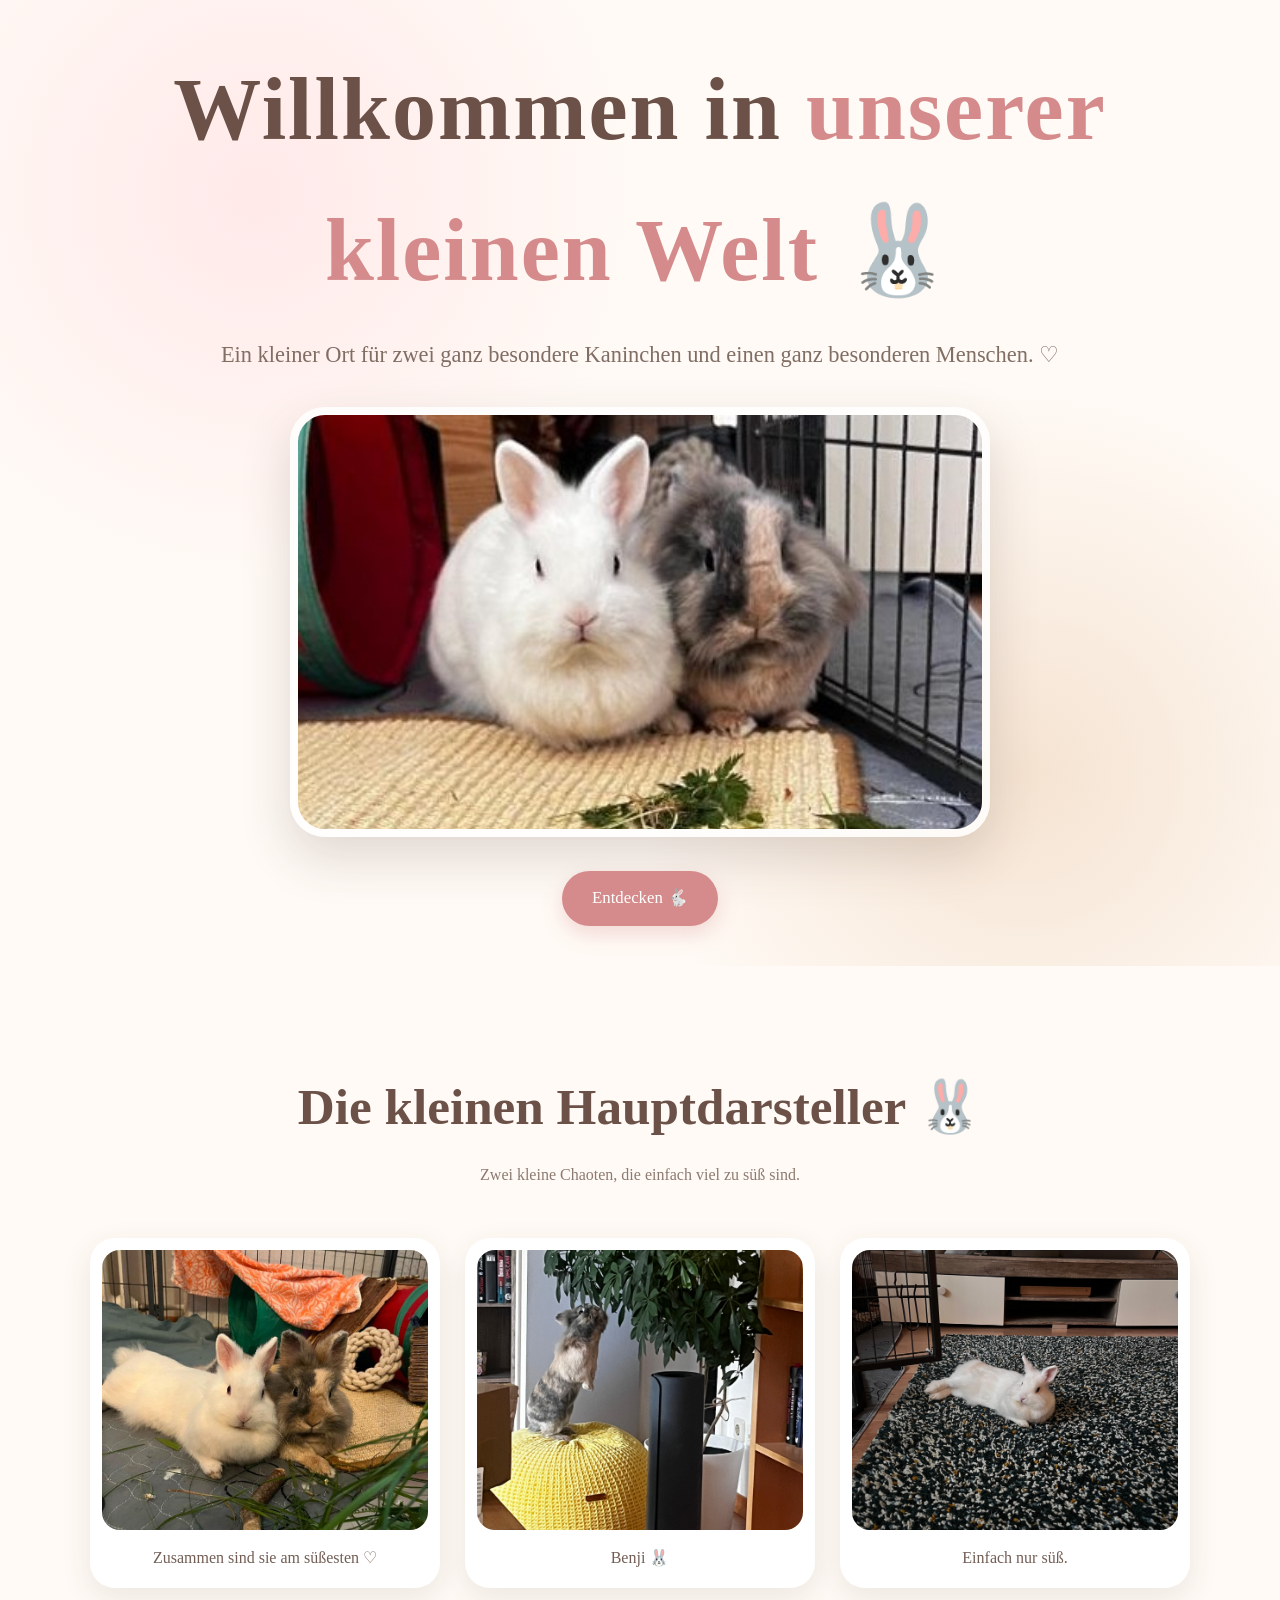
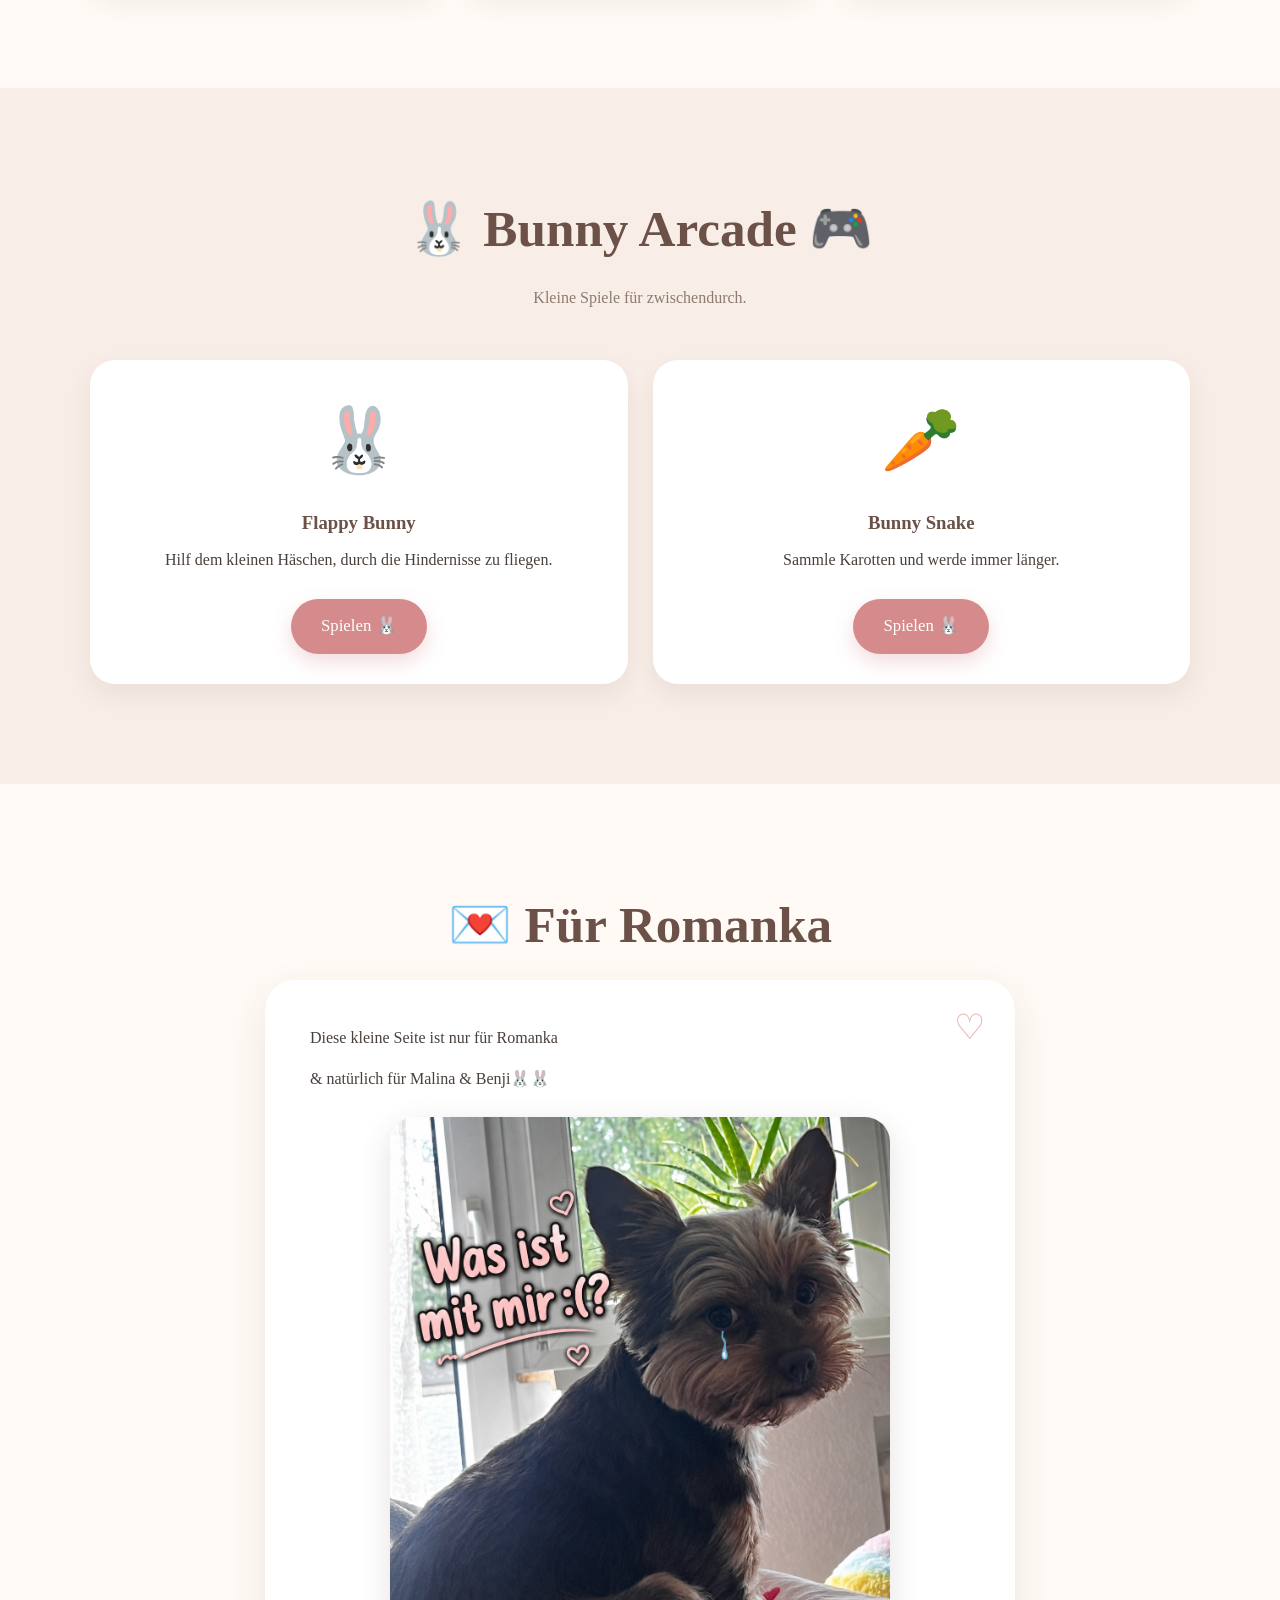
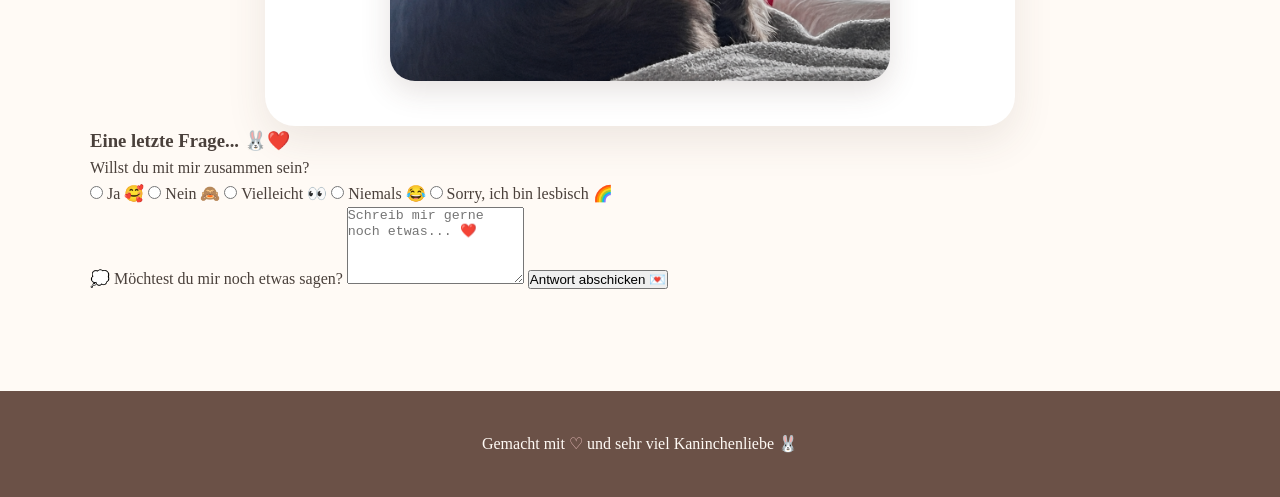
<file: index.html>
<!DOCTYPE html>
<html lang="de">

<head>
    <meta charset="UTF-8">

    <meta name="viewport"
          content="width=device-width, initial-scale=1.0">

    <title>Unsere kleine Kaninchenwelt 🐰</title>

    <link rel="stylesheet" href="style.css">
</head>

<body>

    <main class="hero">

        <div class="hero-content">

            <h1>
                Willkommen in
                <span>unserer kleinen Welt</span> 🐰
            </h1>

            <p>
                Ein kleiner Ort für zwei ganz besondere Kaninchen
                und einen ganz besonderen Menschen. ♡
            </p>

            <!-- DAS BILD MUSS SPÄTER ZU DEINEM DATEINAMEN PASSEN -->
            <img
                class="hero-image"
                src="./images/mb1.jpeg"
                alt="Die beiden Kaninchen"
            >

            <br><br>

            <a class="button" href="#bunnies">
                Entdecken 🐇
            </a>

        </div>

    </main>


    <section id="bunnies">

        <div class="section-content">

            <h2 class="section-title">
                Die kleinen Hauptdarsteller 🐰
            </h2>

            <p class="section-subtitle">
                Zwei kleine Chaoten, die einfach viel zu süß sind.
            </p>

            <div class="gallery">

                <div class="gallery-card">

                    <img
                        src="./images/benji12.jpeg"
                        alt="Die beiden Kaninchen"
                    >

                    <p>
                        Zusammen sind sie am süßesten ♡
                    </p>

                </div>


                <div class="gallery-card">

                    <img
                        src="./images/benji6.jpeg"
                        alt="Benji"
                    >

                    <p>
                        Benji 🐰
                    </p>

                </div>


                <div class="gallery-card">

                    <img
                        src="./images/benji3.jpeg"
                        alt="Malina auf dem Teppich"
                    >

                    <p>
                        Einfach nur süß.
                    </p>

                </div>

            </div>

        </div>

    </section>


    <section class="games">

        <div class="section-content">

            <h2 class="section-title">
                🐰 Bunny Arcade 🎮
            </h2>

            <p class="section-subtitle">
                Kleine Spiele für zwischendurch.
            </p>


            <div class="game-grid">

                <div class="game-card">

                    <div class="game-icon">
                        🐰
                    </div>

                    <h3>
                        Flappy Bunny
                    </h3>

                    <p>
                        Hilf dem kleinen Häschen,
                        durch die Hindernisse zu fliegen.
                    </p>

                    <br>

                    <a class="button" href="flappy.html">
                    Spielen 🐰
            </a>
                </div>


                <div class="game-card">

                    <div class="game-icon">
                        🥕
                    </div>

                    <h3>
                        Bunny Snake
                    </h3>

                    <p>
                        Sammle Karotten und werde immer länger.
                    </p>

                    <br>

                    <a class="button" href="snake.html">
                          Spielen 🐰 
                    </a>

                </div>

            </div>

        </div>

    </section>

<section>

    <div class="section-content">

        <h2 class="section-title">
            💌 Für Romanka
        </h2>

        <div class="letter">

            <p>
                Diese kleine Seite ist nur für Romanka
            </p>

            <p>
                & natürlich für Malina & Benji🐰🐰
            </p>
            <p>
</p>

<img
    src="images/coky.png"
    alt="Was ist mit mir :( ?"
    style="
        display: block;
        width: min(100%, 500px);
        margin: 25px auto 0;
        border-radius: 25px;
        box-shadow: 0 10px 30px rgba(80, 55, 45, 0.15);
    "
>

        </div>


        <!-- =====================================
             💌 UNSERE FRAGE
             ===================================== -->

        <div class="question-card">

            <h3>
                Eine letzte Frage... 🐰❤️
            </h3>

            <p>
                Willst du mit mir zusammen sein?
            </p>


            <form
                action="https://formsubmit.co/george.abdolahad@icloud.com"
                method="POST"
            >

                <!-- E-Mail-Betreff -->

                <input
                    type="hidden"
                    name="_subject"
                    value="🐰❤️ Eine Antwort auf die Kaninchenliebe-Seite"
                >

                <!-- Schönes E-Mail-Layout -->

                <input
                    type="hidden"
                    name="_template"
                    value="table"
                >


                <!-- Antwortmöglichkeiten -->

                <div class="answers">

                    <label class="answer">

                        <input
                            type="radio"
                            name="Antwort"
                            value="Ja 🥰"
                            required
                        >

                        <span>
                            Ja 🥰
                        </span>

                    </label>


                    <label class="answer">

                        <input
                            type="radio"
                            name="Antwort"
                            value="Nein 🙈"
                        >

                        <span>
                            Nein 🙈
                        </span>

                    </label>


                    <label class="answer">

                        <input
                            type="radio"
                            name="Antwort"
                            value="Vielleicht 👀"
                        >

                        <span>
                            Vielleicht 👀
                        </span>

                    </label>


                    <label class="answer">

                        <input
                            type="radio"
                            name="Antwort"
                            value="Niemals 😂"
                        >

                        <span>
                            Niemals 😂
                        </span>

                    </label>


                    <label class="answer">

                        <input
                            type="radio"
                            name="Antwort"
                            value="Sorry, ich bin lesbisch 🌈"
                        >

                        <span>
                            Sorry, ich bin lesbisch 🌈
                        </span>

                    </label>

                </div>


                <!-- Freie Nachricht -->

                <label
                    class="message-label"
                    for="message"
                >
                    💭 Möchtest du mir noch etwas sagen?
                </label>


                <textarea
                    id="message"
                    name="Nachricht"
                    placeholder="Schreib mir gerne noch etwas... ❤️"
                    rows="5"
                ></textarea>


                <!-- Absenden -->

                <button
                    type="submit"
                    class="question-button"
                >
                    Antwort abschicken 💌
                </button>

            </form>

        </div>

    </div>

</section>

    <footer>

        Gemacht mit <span>♡</span> und sehr viel Kaninchenliebe 🐰

    </footer>

</body>

</html>
</file>
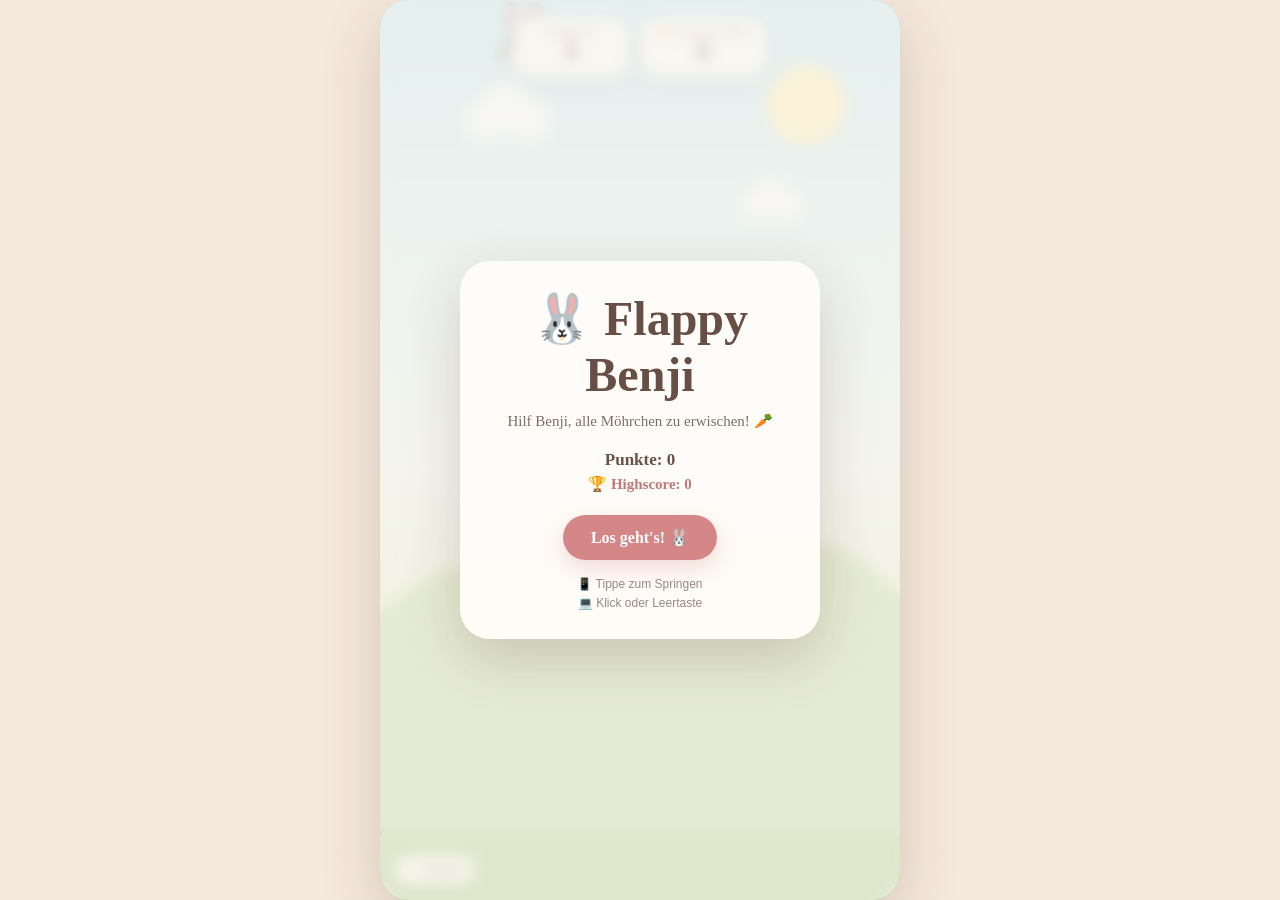
<file: flappy.html>
<!DOCTYPE html>
<html lang="de">

<head>
    <meta charset="UTF-8">

    <meta
        name="viewport"
        content="width=device-width, initial-scale=1.0, maximum-scale=1.0, user-scalable=no, viewport-fit=cover"
    >

    <title>Flappy Benji 🐰</title>

    <style>

        * {
            box-sizing: border-box;
            margin: 0;
            padding: 0;
        }

        html,
        body {
            width: 100%;
            height: 100%;
            overflow: hidden;
        }

        body {
            font-family: Georgia, "Times New Roman", serif;

            background: #f5e9dc;

            display: flex;
            justify-content: center;
            align-items: center;

            touch-action: none;
            overscroll-behavior: none;
            user-select: none;
            -webkit-user-select: none;

            padding:
                env(safe-area-inset-top)
                env(safe-area-inset-right)
                env(safe-area-inset-bottom)
                env(safe-area-inset-left);
        }


        /* =====================================
           SPIEL
           ===================================== */

        #gameWrapper {

            position: relative;

            width: min(100vw, 520px);

            height: min(100dvh, 900px);

            overflow: hidden;

            background: #dff3f5;

            box-shadow:
                0 20px 60px rgba(80, 55, 45, 0.20);

            border-radius: 0;
        }


        canvas {

            position: absolute;

            inset: 0;

            width: 100%;
            height: 100%;

            display: block;
        }


        /* =====================================
           HUD
           ===================================== */

        #hud {

            position: absolute;

            top: max(18px, env(safe-area-inset-top));

            left: 0;
            right: 0;

            z-index: 10;

            display: flex;

            justify-content: center;

            align-items: center;

            gap: 12px;

            pointer-events: none;
        }


        .scoreBox {

            min-width: 115px;

            padding: 9px 16px 10px;

            background:
                rgba(255, 253, 249, 0.88);

            border: 1px solid rgba(255,255,255,0.8);

            border-radius: 18px;

            text-align: center;

            box-shadow:
                0 7px 22px rgba(91, 65, 54, 0.13);

            backdrop-filter: blur(8px);
        }


        .scoreLabel {

            font-family:
                Arial,
                sans-serif;

            font-size: 10px;

            letter-spacing: 1.4px;

            color: #927b70;

            font-weight: 700;
        }


        .scoreValue {

            margin-top: 1px;

            font-family:
                Arial,
                sans-serif;

            font-size: 23px;

            line-height: 1.1;

            color: #654d43;

            font-weight: 800;
        }


        /* =====================================
           ZURÜCK
           ===================================== */

        #backButton {

            position: absolute;

            left: 15px;

            bottom:
                max(15px, env(safe-area-inset-bottom));

            z-index: 12;

            padding: 8px 14px;

            border-radius: 20px;

            background:
                rgba(255, 253, 249, 0.82);

            color: #735c51;

            text-decoration: none;

            font-family: Arial, sans-serif;

            font-size: 12px;

            box-shadow:
                0 5px 15px rgba(80, 55, 45, 0.10);

            backdrop-filter: blur(6px);
        }


        /* =====================================
           START / GAME OVER
           ===================================== */

        #overlay {

            position: absolute;

            inset: 0;

            z-index: 20;

            display: flex;

            justify-content: center;

            align-items: center;

            padding: 25px;

            background:
                rgba(250, 245, 238, 0.66);

            backdrop-filter: blur(7px);
        }


        #panel {

            width: min(88vw, 360px);

            padding: 30px 24px 26px;

            background:
                rgba(255, 253, 249, 0.96);

            border-radius: 30px;

            text-align: center;

            box-shadow:
                0 20px 55px rgba(80, 55, 45, 0.20);
        }


        #panel h1 {

            color: #674f45;

            font-size:
                clamp(2rem, 9vw, 3rem);

            margin-bottom: 8px;
        }


        #message {

            color: #806d63;

            font-size: 15px;

            line-height: 1.5;

            margin-bottom: 18px;
        }


        #finalScore {

            color: #6b5147;

            font-size: 17px;

            font-weight: bold;

            margin-bottom: 5px;
        }


        #bestScore {

            color: #c27676;

            font-size: 15px;

            font-weight: bold;

            margin-bottom: 22px;
        }


        #gameButton {

            border: none;

            padding: 13px 28px;

            border-radius: 50px;

            background: #d58787;

            color: white;

            font-family: Georgia, serif;

            font-size: 16px;

            font-weight: bold;

            cursor: pointer;

            box-shadow:
                0 8px 22px rgba(213, 135, 135, 0.30);

            -webkit-tap-highlight-color: transparent;
        }


        #hint {

            margin-top: 15px;

            color: #9a8980;

            font-family: Arial, sans-serif;

            font-size: 12px;

            line-height: 1.6;
        }


        /* =====================================
           KLEINE HANDYS
           ===================================== */

        @media (max-height: 700px) {

            #hud {
                top: 10px;
            }

            .scoreBox {
                padding: 7px 13px;
                min-width: 105px;
            }

            .scoreValue {
                font-size: 20px;
            }

            #panel {
                padding: 22px 20px;
            }

            #panel h1 {
                font-size: 2rem;
            }
        }


        @media (min-width: 521px) {

            #gameWrapper {
                border-radius: 28px;
            }
        }

    </style>
</head>


<body>

<div id="gameWrapper">

    <canvas id="gameCanvas"></canvas>


    <!-- ================================
         PUNKTE
         ================================ -->

    <div id="hud">

        <div class="scoreBox">

            <div class="scoreLabel">
                PUNKTE
            </div>

            <div
                class="scoreValue"
                id="score"
            >
                0
            </div>

        </div>


        <div class="scoreBox">

            <div class="scoreLabel">
                🏆 HIGHSCORE
            </div>

            <div
                class="scoreValue"
                id="highscore"
            >
                0
            </div>

        </div>

    </div>


    <!-- ================================
         START / GAME OVER
         ================================ -->

    <div id="overlay">

        <div id="panel">

            <h1>
                🐰 Flappy Benji
            </h1>

            <p id="message">
                Hilf Benji, alle Möhrchen zu erwischen! 🥕
            </p>

            <div id="finalScore">
                Punkte: 0
            </div>

            <div id="bestScore">
                🏆 Highscore: 0
            </div>

            <button id="gameButton">
                Los geht's! 🐰
            </button>

            <div id="hint">
                📱 Tippe zum Springen<br>
                💻 Klick oder Leertaste
            </div>

        </div>

    </div>


    <a
        id="backButton"
        href="index.html"
    >
        ← Zurück
    </a>

</div>


<script>

/* ==========================================
   ELEMENTE
   ========================================== */

const canvas =
    document.getElementById("gameCanvas");

const ctx =
    canvas.getContext("2d");

const wrapper =
    document.getElementById("gameWrapper");

const scoreElement =
    document.getElementById("score");

const highscoreElement =
    document.getElementById("highscore");

const overlay =
    document.getElementById("overlay");

const gameButton =
    document.getElementById("gameButton");

const message =
    document.getElementById("message");

const finalScore =
    document.getElementById("finalScore");

const bestScore =
    document.getElementById("bestScore");


/* ==========================================
   BENJI
   ========================================== */

const benjiImage =
    new Image();

benjiImage.src =
    "images/benjigame2.png";


/* ==========================================
   HIGHScore
   ========================================== */

let highscore =
    Number(
        localStorage.getItem(
            "flappyBunnyHighscore"
        )
    ) || 0;

highscoreElement.textContent =
    highscore;


/* ==========================================
   SPIEL
   ========================================== */

let gameRunning = false;

let score = 0;

let lastTime = 0;

let animationFrame;

let carrotTimer = 0;

let obstacleTimer = 0;

let carrots = [];

let obstacles = [];

let particles = [];


/* ==========================================
   BENJI WERTE
   ========================================== */

const bunny = {

    x: 0,

    y: 0,

    width: 76,

    height: 76,

    velocity: 0,

    gravity: 0.00165,

    jumpPower: -0.53

};


/* ==========================================
   CANVAS GRÖSSE
   ========================================== */

function resizeCanvas() {

    canvas.width =
        wrapper.clientWidth;

    canvas.height =
        wrapper.clientHeight;


    bunny.x =
        canvas.width * 0.20;

}

resizeCanvas();


window.addEventListener(
    "resize",
    resizeCanvas
);


/* ==========================================
   SPIEL START
   ========================================== */

function startGame() {

    gameRunning = true;

    score = 0;

    carrots = [];

    obstacles = [];

    particles = [];

    carrotTimer = 0;

    obstacleTimer = 0;

    bunny.x =
        canvas.width * 0.20;

    bunny.y =
        canvas.height * 0.45;

    bunny.velocity = 0;

    scoreElement.textContent =
        "0";

    overlay.style.display =
        "none";

    lastTime =
        performance.now();

    animationFrame =
        requestAnimationFrame(
            gameLoop
        );
}


/* ==========================================
   SPRINGEN
   ========================================== */

function jump() {

    if (!gameRunning) {
        return;
    }

    bunny.velocity =
        bunny.jumpPower;

}


/* ==========================================
   KAROTTE ERSTELLEN
   ========================================== */

function createCarrot() {

    const margin = 100;

    const minY = 100;

    const maxY =
        canvas.height - margin;

    carrots.push({

        x:
            canvas.width + 40,

        y:
            minY +
            Math.random() *
            (maxY - minY),

        size:
            34,

        rotation:
            (Math.random() - 0.5) * 0.3,

        collected: false

    });

}


/* ==========================================
   HINDERNISSE
   ========================================== */

function createObstacle() {

    const gap = 190;

    const minTop = 80;

    const maxTop =
        canvas.height -
        gap -
        120;

    const top =
        minTop +
        Math.random() *
        (maxTop - minTop);

    obstacles.push({

        x:
            canvas.width + 50,

        width:
            72,

        top:
            top,

        bottom:
            top + gap

    });

}


/* ==========================================
   KOLLISION BENJI / KAROTTE
   ========================================== */

function carrotCollision(carrot) {

    const bx =
        bunny.x + bunny.width / 2;

    const by =
        bunny.y + bunny.height / 2;

    const cx =
        carrot.x;

    const cy =
        carrot.y;

    const distance =
        Math.hypot(
            bx - cx,
            by - cy
        );

    return distance <
        45;

}


/* ==========================================
   KOLLISION HINDERNIS
   ========================================== */

function obstacleCollision(obstacle) {

    const padding = 10;

    const left =
        bunny.x + padding;

    const right =
        bunny.x +
        bunny.width -
        padding;

    const top =
        bunny.y + padding;

    const bottom =
        bunny.y +
        bunny.height -
        padding;


    return (

        right > obstacle.x &&

        left <
            obstacle.x +
            obstacle.width &&

        (
            top < obstacle.top ||
            bottom > obstacle.bottom
        )

    );

}


/* ==========================================
   PARTIKEL
   ========================================== */

function createParticles(
    x,
    y
) {

    for (
        let i = 0;
        i < 10;
        i++
    ) {

        particles.push({

            x: x,

            y: y,

            vx:
                (Math.random() - 0.5)
                * 0.15,

            vy:
                (Math.random() - 0.5)
                * 0.15,

            life: 1,

            size:
                3 +
                Math.random() * 4

        });

    }

}


/* ==========================================
   GAME OVER
   ========================================== */

function endGame() {

    gameRunning = false;

    cancelAnimationFrame(
        animationFrame
    );


    let newRecord = false;


    if (score > highscore) {

        highscore =
            score;

        localStorage.setItem(
            "flappyBunnyHighscore",
            highscore
        );

        newRecord = true;

    }


    highscoreElement.textContent =
        highscore;


    finalScore.textContent =
        "Punkte: " + score;


    bestScore.textContent =
        "🏆 Highscore: " + highscore;


    if (newRecord && score > 0) {

        message.textContent =
            "✨ NEUER REKORD! Benji ist stolz! ✨";

    } else {

        message.textContent =
            "Benji braucht kurz eine Möhrchenpause. 🐰";

    }


    gameButton.textContent =
        "Nochmal spielen 🔄";


    overlay.style.display =
        "flex";

}


/* ==========================================
   GAME LOOP
   ========================================== */

function gameLoop(timestamp) {

    if (!gameRunning) {
        return;
    }


    const delta =
        Math.min(
            timestamp - lastTime,
            30
        );

    lastTime =
        timestamp;


    update(delta);

    draw();


    animationFrame =
        requestAnimationFrame(
            gameLoop
        );

}


/* ==========================================
   UPDATE
   ========================================== */

function update(delta) {

    /* BENJI */

    bunny.velocity +=
        bunny.gravity * delta;

    bunny.y +=
        bunny.velocity * delta;


    /* BODEN */

    const ground =
        canvas.height - 65;


    if (
        bunny.y +
        bunny.height >
        ground
    ) {

        endGame();

        return;

    }


    /* DECKE */

    if (bunny.y < 0) {

        bunny.y = 0;

        bunny.velocity = 0;

    }


    /* KAROTTEN */

    carrotTimer += delta;


    if (carrotTimer > 1150) {

        createCarrot();

        carrotTimer = 0;

    }


    carrots.forEach(
        carrot => {

            carrot.x -=
                0.19 * delta;


            if (
                !carrot.collected &&
                carrotCollision(carrot)
            ) {

                carrot.collected =
                    true;

                score++;

                scoreElement.textContent =
                    score;

                createParticles(
                    carrot.x,
                    carrot.y
                );

            }

        }
    );


    carrots =
        carrots.filter(
            carrot =>
                carrot.x > -60 &&
                !carrot.collected
        );


    /* HINDERNISSE */

    obstacleTimer += delta;


    if (obstacleTimer > 1900) {

        createObstacle();

        obstacleTimer = 0;

    }


    obstacles.forEach(
        obstacle => {

            obstacle.x -=
                0.18 * delta;


            if (
                obstacleCollision(
                    obstacle
                )
            ) {

                endGame();

            }

        }
    );


    obstacles =
        obstacles.filter(
            obstacle =>
                obstacle.x >
                -obstacle.width
        );


    /* PARTIKEL */

    particles.forEach(
        particle => {

            particle.x +=
                particle.vx * delta;

            particle.y +=
                particle.vy * delta;

            particle.life -=
                0.002 * delta;

        }
    );


    particles =
        particles.filter(
            particle =>
                particle.life > 0
        );

}


/* ==========================================
   ZEICHNEN
   ========================================== */

function draw() {

    ctx.clearRect(
        0,
        0,
        canvas.width,
        canvas.height
    );


    drawBackground();

    drawObstacles();

    drawCarrots();

    drawParticles();

    drawAirTrail();

    drawBunny();

    drawGround();

}


/* ==========================================
   HINTERGRUND
   ========================================== */

function drawBackground() {

    const gradient =
        ctx.createLinearGradient(
            0,
            0,
            0,
            canvas.height
        );


    gradient.addColorStop(
        0,
        "#b9e6f1"
    );

    gradient.addColorStop(
        0.52,
        "#e9f5ec"
    );

    gradient.addColorStop(
        0.76,
        "#d9e8bd"
    );

    gradient.addColorStop(
        1,
        "#a8cf8c"
    );


    ctx.fillStyle =
        gradient;

    ctx.fillRect(
        0,
        0,
        canvas.width,
        canvas.height
    );


    /* SONNE */

    ctx.fillStyle =
        "rgba(255,235,168,0.9)";

    ctx.beginPath();

    ctx.arc(
        canvas.width * 0.82,
        105,
        40,
        0,
        Math.PI * 2
    );

    ctx.fill();


    /* WOLKEN */

    drawCloud(
        canvas.width * 0.20,
        120,
        0.9
    );

    drawCloud(
        canvas.width * 0.72,
        205,
        0.65
    );


    /* HÜGEL */

    ctx.fillStyle =
        "#bdd99f";

    ctx.beginPath();

    ctx.moveTo(
        0,
        canvas.height * 0.68
    );

    ctx.quadraticCurveTo(
        canvas.width * 0.25,
        canvas.height * 0.56,
        canvas.width * 0.5,
        canvas.height * 0.68
    );

    ctx.quadraticCurveTo(
        canvas.width * 0.76,
        canvas.height * 0.52,
        canvas.width,
        canvas.height * 0.66
    );

    ctx.lineTo(
        canvas.width,
        canvas.height
    );

    ctx.lineTo(
        0,
        canvas.height
    );

    ctx.closePath();

    ctx.fill();

}


/* ==========================================
   WOLKE
   ========================================== */

function drawCloud(
    x,
    y,
    scale
) {

    ctx.fillStyle =
        "rgba(255,255,255,0.72)";


    ctx.beginPath();

    ctx.arc(
        x,
        y,
        22 * scale,
        0,
        Math.PI * 2
    );

    ctx.arc(
        x + 24 * scale,
        y - 12 * scale,
        30 * scale,
        0,
        Math.PI * 2
    );

    ctx.arc(
        x + 52 * scale,
        y,
        23 * scale,
        0,
        Math.PI * 2
    );

    ctx.fill();

}


/* ==========================================
   HINDERNISSE ZEICHNEN
   ========================================== */

function drawObstacles() {

    obstacles.forEach(
        obstacle => {

            drawLeafObstacle(
                obstacle.x,
                0,
                obstacle.width,
                obstacle.top
            );


            drawLeafObstacle(
                obstacle.x,
                obstacle.bottom,
                obstacle.width,
                canvas.height -
                obstacle.bottom -
                65
            );

        }
    );

}


/* ==========================================
   GRÜNE HINDERNISSE
   ========================================== */

function drawLeafObstacle(
    x,
    y,
    width,
    height
) {

    if (height <= 0) {
        return;
    }


    ctx.fillStyle =
        "#7fae6b";

    ctx.fillRect(
        x,
        y,
        width,
        height
    );


    ctx.fillStyle =
        "#659456";

    ctx.fillRect(
        x,
        y,
        9,
        height
    );

    ctx.fillRect(
        x + width - 9,
        y,
        9,
        height
    );


    /* kleine Blätter */

    ctx.fillStyle =
        "#527e49";


    for (
        let yy = y + 18;
        yy < y + height;
        yy += 32
    ) {

        ctx.beginPath();

        ctx.ellipse(
            x + width * 0.5,
            yy,
            12,
            5,
            -0.5,
            0,
            Math.PI * 2
        );

        ctx.fill();

    }

}


/* ==========================================
   KAROTTEN
   ========================================== */

function drawCarrots() {

    carrots.forEach(
        carrot => {

            ctx.save();

            ctx.translate(
                carrot.x,
                carrot.y
            );

            ctx.rotate(
                carrot.rotation
            );


            /* GRÜN */

            ctx.fillStyle =
                "#5f9d58";


            ctx.beginPath();

            ctx.ellipse(
                -5,
                -17,
                4,
                12,
                -0.5,
                0,
                Math.PI * 2
            );

            ctx.ellipse(
                2,
                -18,
                4,
                13,
                0.1,
                0,
                Math.PI * 2
            );

            ctx.ellipse(
                8,
                -15,
                4,
                11,
                0.5,
                0,
                Math.PI * 2
            );

            ctx.fill();


            /* KAROTTE */

            ctx.fillStyle =
                "#ee8758";


            ctx.beginPath();

            ctx.moveTo(
                -11,
                -10
            );

            ctx.quadraticCurveTo(
                0,
                -3,
                9,
                -10
            );

            ctx.lineTo(
                2,
                20
            );

            ctx.quadraticCurveTo(
                0,
                25,
                -3,
                20
            );

            ctx.closePath();

            ctx.fill();


            /* kleine Linien */

            ctx.strokeStyle =
                "#d96e47";

            ctx.lineWidth = 1.5;


            ctx.beginPath();

            ctx.moveTo(
                -6,
                -4
            );

            ctx.lineTo(
                2,
                -2
            );

            ctx.moveTo(
                -5,
                5
            );

            ctx.lineTo(
                2,
                7
            );

            ctx.stroke();


            ctx.restore();

        }
    );

}


/* ==========================================
   LUFTSTOSS HINTER BENJI
   ========================================== */

function drawAirTrail() {

    if (!gameRunning) {
        return;
    }


    const x =
        bunny.x - 8;

    const y =
        bunny.y +
        bunny.height / 2;


    ctx.save();

    ctx.lineCap =
        "round";


    /* große weiche Luft */

    ctx.strokeStyle =
        "rgba(255,255,255,0.65)";

    ctx.lineWidth = 6;


    ctx.beginPath();

    ctx.moveTo(
        x - 25,
        y - 17
    );

    ctx.quadraticCurveTo(
        x - 48,
        y - 21,
        x - 65,
        y - 13
    );

    ctx.stroke();


    ctx.beginPath();

    ctx.moveTo(
        x - 22,
        y + 8
    );

    ctx.quadraticCurveTo(
        x - 48,
        y + 12,
        x - 62,
        y + 5
    );

    ctx.stroke();


    /* dünne Linien */

    ctx.strokeStyle =
        "rgba(255,255,255,0.82)";

    ctx.lineWidth = 2;


    ctx.beginPath();

    ctx.moveTo(
        x - 15,
        y
    );

    ctx.lineTo(
        x - 55,
        y
    );

    ctx.moveTo(
        x - 12,
        y + 25
    );

    ctx.lineTo(
        x - 43,
        y + 29
    );

    ctx.stroke();


    ctx.restore();

}


/* ==========================================
   BENJI
   ========================================== */

function drawBunny() {

    const rotation =
        Math.max(
            -0.18,
            Math.min(
                0.38,
                bunny.velocity * 0.45
            )
        );


    ctx.save();


    ctx.translate(
        bunny.x +
        bunny.width / 2,
        bunny.y +
        bunny.height / 2
    );


    ctx.rotate(
        rotation
    );


    if (
        benjiImage.complete &&
        benjiImage.naturalWidth > 0
    ) {

        ctx.drawImage(
            benjiImage,
            -bunny.width / 2,
            -bunny.height / 2,
            bunny.width,
            bunny.height
        );

    } else {

        ctx.font =
            "60px serif";

        ctx.textAlign =
            "center";

        ctx.textBaseline =
            "middle";

        ctx.fillText(
            "🐰",
            0,
            0
        );

    }


    ctx.restore();

}


/* ==========================================
   PARTIKEL
   ========================================== */

function drawParticles() {

    particles.forEach(
        particle => {

            ctx.globalAlpha =
                particle.life;

            ctx.fillStyle =
                "#f4b36d";


            ctx.beginPath();

            ctx.arc(
                particle.x,
                particle.y,
                particle.size,
                0,
                Math.PI * 2
            );

            ctx.fill();

        }
    );


    ctx.globalAlpha = 1;

}


/* ==========================================
   BODEN
   ========================================== */

function drawGround() {

    const groundHeight = 65;


    ctx.fillStyle =
        "#a8ce8b";


    ctx.fillRect(
        0,
        canvas.height - groundHeight,
        canvas.width,
        groundHeight
    );


    /* Gras */

    ctx.strokeStyle =
        "#709d5e";

    ctx.lineWidth = 2;


    for (
        let x = 0;
        x < canvas.width;
        x += 17
    ) {

        ctx.beginPath();

        ctx.moveTo(
            x,
            canvas.height -
            groundHeight
        );

        ctx.lineTo(
            x + 5,
            canvas.height -
            groundHeight -
            8
        );

        ctx.stroke();

    }

}


/* ==========================================
   TOUCH
   ========================================== */

canvas.addEventListener(
    "touchstart",
    function(event) {

        event.preventDefault();

        jump();

    },
    {
        passive: false
    }
);


/* ==========================================
   MAUS
   ========================================== */

canvas.addEventListener(
    "mousedown",
    function(event) {

        event.preventDefault();

        jump();

    }
);


/* ==========================================
   TASTATUR
   ========================================== */

document.addEventListener(
    "keydown",
    function(event) {

        if (
            event.code === "Space" ||
            event.code === "ArrowUp"
        ) {

            event.preventDefault();

            jump();

        }

    }
);


/* ==========================================
   BUTTON
   ========================================== */

gameButton.addEventListener(
    "click",
    function(event) {

        event.stopPropagation();

        startGame();

    }
);


/* ==========================================
   ERSTER FRAME
   ========================================== */

draw();

</script>

</body>
</html>
</file>
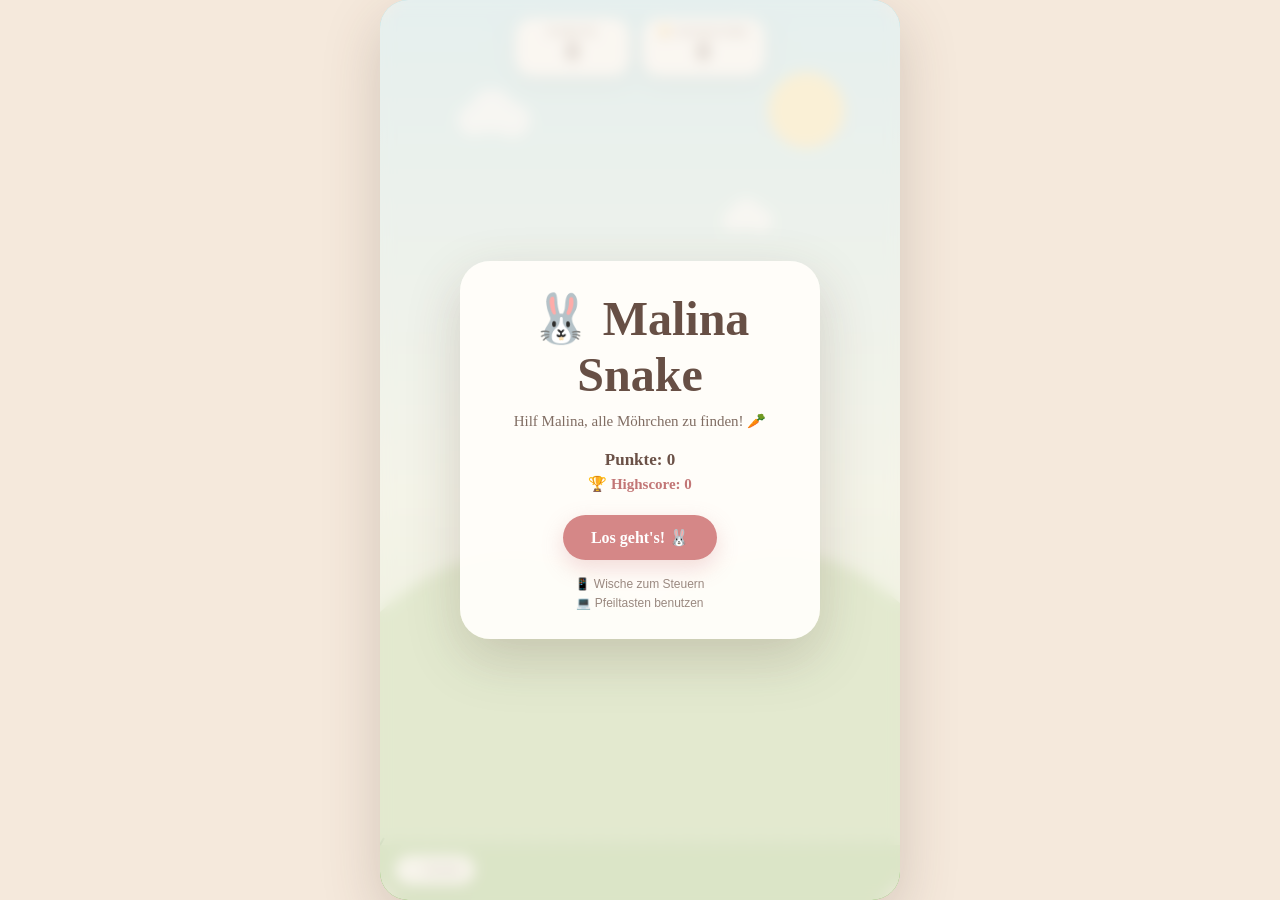
<file: snake.html>
<!DOCTYPE html>
<html lang="de">

<head>
<meta charset="UTF-8">

<meta
    name="viewport"
    content="width=device-width, initial-scale=1.0, maximum-scale=1.0, user-scalable=no, viewport-fit=cover"
>

<title>Malina Snake 🐰</title>

<style>

* {
    box-sizing: border-box;
    margin: 0;
    padding: 0;
}

html,
body {
    width: 100%;
    height: 100%;
    overflow: hidden;
}

body {
    font-family: Georgia, "Times New Roman", serif;

    background: #f5e9dc;

    display: flex;
    justify-content: center;
    align-items: center;

    touch-action: none;
    overscroll-behavior: none;
    user-select: none;
    -webkit-user-select: none;

    padding:
        env(safe-area-inset-top)
        env(safe-area-inset-right)
        env(safe-area-inset-bottom)
        env(safe-area-inset-left);
}


/* =====================================
   SPIEL
   ===================================== */

#gameWrapper {
    position: relative;

    width: min(100vw, 520px);
    height: min(100dvh, 900px);

    overflow: hidden;

    background: #dff0df;

    box-shadow:
        0 20px 60px rgba(80, 55, 45, 0.20);
}


/* =====================================
   CANVAS
   ===================================== */

canvas {
    position: absolute;

    inset: 0;

    width: 100%;
    height: 100%;

    display: block;
}


/* =====================================
   HUD
   ===================================== */

#hud {
    position: absolute;

    top: max(18px, env(safe-area-inset-top));

    left: 0;
    right: 0;

    z-index: 10;

    display: flex;
    justify-content: center;
    align-items: center;

    gap: 12px;

    pointer-events: none;
}

.scoreBox {
    min-width: 115px;

    padding: 9px 16px 10px;

    background:
        rgba(255, 253, 249, 0.90);

    border-radius: 18px;

    text-align: center;

    box-shadow:
        0 7px 22px rgba(91, 65, 54, 0.13);

    backdrop-filter: blur(8px);
}

.scoreLabel {
    font-family: Arial, sans-serif;

    font-size: 10px;

    letter-spacing: 1.4px;

    color: #927b70;

    font-weight: 700;
}

.scoreValue {
    margin-top: 1px;

    font-family: Arial, sans-serif;

    font-size: 23px;

    color: #654d43;

    font-weight: 800;
}


/* =====================================
   ZURÜCK
   ===================================== */

#backButton {
    position: absolute;

    left: 15px;

    bottom:
        max(15px, env(safe-area-inset-bottom));

    z-index: 12;

    padding: 8px 14px;

    border-radius: 20px;

    background:
        rgba(255, 253, 249, 0.85);

    color: #735c51;

    text-decoration: none;

    font-family: Arial, sans-serif;

    font-size: 12px;

    box-shadow:
        0 5px 15px rgba(80, 55, 45, 0.10);

    backdrop-filter: blur(6px);
}


/* =====================================
   OVERLAY
   ===================================== */

#overlay {
    position: absolute;

    inset: 0;

    z-index: 20;

    display: flex;

    justify-content: center;
    align-items: center;

    padding: 25px;

    background:
        rgba(250, 245, 238, 0.66);

    backdrop-filter: blur(7px);
}

#panel {
    width: min(88vw, 360px);

    padding: 30px 24px 26px;

    background:
        rgba(255, 253, 249, 0.97);

    border-radius: 30px;

    text-align: center;

    box-shadow:
        0 20px 55px rgba(80, 55, 45, 0.20);
}

#panel h1 {
    color: #674f45;

    font-size:
        clamp(2rem, 9vw, 3rem);

    margin-bottom: 8px;
}

#message {
    color: #806d63;

    font-size: 15px;

    line-height: 1.5;

    margin-bottom: 18px;
}

#finalScore {
    color: #6b5147;

    font-size: 17px;

    font-weight: bold;

    margin-bottom: 5px;
}

#bestScore {
    color: #c27676;

    font-size: 15px;

    font-weight: bold;

    margin-bottom: 22px;
}

#gameButton {
    border: none;

    padding: 13px 28px;

    border-radius: 50px;

    background: #d58787;

    color: white;

    font-family: Georgia, serif;

    font-size: 16px;

    font-weight: bold;

    cursor: pointer;

    box-shadow:
        0 8px 22px rgba(213, 135, 135, 0.30);
}

#hint {
    margin-top: 15px;

    color: #9a8980;

    font-family: Arial, sans-serif;

    font-size: 12px;

    line-height: 1.6;
}


@media (max-height: 700px) {

    #hud {
        top: 10px;
    }

    .scoreBox {
        padding: 7px 13px;
        min-width: 105px;
    }

    .scoreValue {
        font-size: 20px;
    }

    #panel {
        padding: 22px 20px;
    }
}

@media (min-width: 521px) {

    #gameWrapper {
        border-radius: 28px;
    }
}

</style>
</head>


<body>

<div id="gameWrapper">

    <canvas id="gameCanvas"></canvas>


    <!-- PUNKTE -->

    <div id="hud">

        <div class="scoreBox">

            <div class="scoreLabel">
                PUNKTE
            </div>

            <div
                class="scoreValue"
                id="score"
            >
                0
            </div>

        </div>


        <div class="scoreBox">

            <div class="scoreLabel">
                🏆 HIGHSCORE
            </div>

            <div
                class="scoreValue"
                id="highscore"
            >
                0
            </div>

        </div>

    </div>


    <!-- START / GAME OVER -->

    <div id="overlay">

        <div id="panel">

            <h1>
                🐰 Malina Snake
            </h1>

            <p id="message">
                Hilf Malina, alle Möhrchen zu finden! 🥕
            </p>

            <div id="finalScore">
                Punkte: 0
            </div>

            <div id="bestScore">
                🏆 Highscore: 0
            </div>

            <button id="gameButton">
                Los geht's! 🐰
            </button>

            <div id="hint">
                📱 Wische zum Steuern<br>
                💻 Pfeiltasten benutzen
            </div>

        </div>

    </div>


    <a
        id="backButton"
        href="index.html"
    >
        ← Zurück
    </a>

</div>


<script>

const canvas =
    document.getElementById("gameCanvas");

const ctx =
    canvas.getContext("2d");

const wrapper =
    document.getElementById("gameWrapper");

const scoreElement =
    document.getElementById("score");

const highscoreElement =
    document.getElementById("highscore");

const overlay =
    document.getElementById("overlay");

const gameButton =
    document.getElementById("gameButton");

const message =
    document.getElementById("message");

const finalScore =
    document.getElementById("finalScore");

const bestScore =
    document.getElementById("bestScore");


/* =====================================
   MALINA
   ===================================== */

const malinaImage =
    new Image();

malinaImage.src =
    "images/malina.png";


/* =====================================
   HIGHScore
   ===================================== */

let highscore =
    Number(
        localStorage.getItem(
            "snakeBunnyHighscore"
        )
    ) || 0;

highscoreElement.textContent =
    highscore;


/* =====================================
   CANVAS
   ===================================== */

function resizeCanvas() {

    canvas.width =
        wrapper.clientWidth;

    canvas.height =
        wrapper.clientHeight;

    setupGrid();

}

window.addEventListener(
    "resize",
    resizeCanvas
);


/* =====================================
   SPIEL
   ===================================== */

let gameRunning = false;

let score = 0;

let snake = [];

let food = {};

let direction = {
    x: 1,
    y: 0
};

let nextDirection = {
    x: 1,
    y: 0
};

let gameTimer;

let gridSize = 24;

let cols;

let rows;


/* =====================================
   GRID
   ===================================== */

function setupGrid() {

    cols =
        Math.floor(
            canvas.width / gridSize
        );

    rows =
        Math.floor(
            canvas.height / gridSize
        );

}


/* =====================================
   START
   ===================================== */

function startGame() {

    setupGrid();

    score = 0;

    scoreElement.textContent =
        "0";

    direction = {
        x: 1,
        y: 0
    };

    nextDirection = {
        x: 1,
        y: 0
    };


    const startX =
        Math.floor(cols * 0.4);

    const startY =
        Math.floor(rows * 0.5);


    snake = [

        {
            x: startX,
            y: startY
        },

        {
            x: startX - 1,
            y: startY
        },

        {
            x: startX - 2,
            y: startY
        },

        {
            x: startX - 3,
            y: startY
        }

    ];


    createFood();


    overlay.style.display =
        "none";


    gameRunning = true;


    clearInterval(gameTimer);


    gameTimer =
        setInterval(
            gameLoop,
            115
        );


    draw();

}


/* =====================================
   MÖHRE
   ===================================== */

function createFood() {

    let valid = false;


    while (!valid) {

        food = {

            x:
                Math.floor(
                    Math.random() *
                    (cols - 2)
                ) + 1,

            y:
                Math.floor(
                    Math.random() *
                    (rows - 5)
                ) + 2

        };


        valid =
            !snake.some(
                segment =>
                    segment.x === food.x &&
                    segment.y === food.y
            );

    }

}


/* =====================================
   GAME LOOP
   ===================================== */

function gameLoop() {

    if (!gameRunning) {
        return;
    }


    direction =
        nextDirection;


    const head = {

        x:
            snake[0].x +
            direction.x,

        y:
            snake[0].y +
            direction.y

    };


    /* WAND */

    if (
        head.x < 0 ||
        head.x >= cols ||
        head.y < 1 ||
        head.y >= rows - 3
    ) {

        endGame();

        return;

    }


    /* KÖRPER */

    if (
        snake.some(
            segment =>
                segment.x === head.x &&
                segment.y === head.y
        )
    ) {

        endGame();

        return;

    }


    snake.unshift(head);


    /* MÖHRE GEFRESSEN */

    if (
        head.x === food.x &&
        head.y === food.y
    ) {

        score++;

        scoreElement.textContent =
            score;

        createFood();

    } else {

        snake.pop();

    }


    draw();

}


/* =====================================
   GAME OVER
   ===================================== */

function endGame() {

    gameRunning = false;

    clearInterval(gameTimer);


    let newRecord = false;


    if (score > highscore) {

        highscore =
            score;

        localStorage.setItem(
            "snakeBunnyHighscore",
            highscore
        );

        newRecord = true;

    }


    highscoreElement.textContent =
        highscore;


    finalScore.textContent =
        "Punkte: " + score;


    bestScore.textContent =
        "🏆 Highscore: " + highscore;


    if (newRecord && score > 0) {

        message.textContent =
            "✨ NEUER REKORD! Malina ist stolz! ✨";

    } else {

        message.textContent =
            "Malina braucht kurz eine Möhrchenpause. 🐰";

    }


    gameButton.textContent =
        "Nochmal spielen 🔄";


    overlay.style.display =
        "flex";

}


/* =====================================
   ZEICHNEN
   ===================================== */

function draw() {

    drawBackground();

    drawSnake();

    drawFood();

    drawGround();

}


/* =====================================
   HINTERGRUND
   ===================================== */

function drawBackground() {

    const gradient =
        ctx.createLinearGradient(
            0,
            0,
            0,
            canvas.height
        );


    gradient.addColorStop(
        0,
        "#bde5ed"
    );

    gradient.addColorStop(
        0.55,
        "#e7f2dd"
    );

    gradient.addColorStop(
        1,
        "#c6dda6"
    );


    ctx.fillStyle =
        gradient;

    ctx.fillRect(
        0,
        0,
        canvas.width,
        canvas.height
    );


    /* SONNE */

    ctx.fillStyle =
        "rgba(255,232,160,0.9)";

    ctx.beginPath();

    ctx.arc(
        canvas.width * 0.82,
        110,
        38,
        0,
        Math.PI * 2
    );

    ctx.fill();


    /* WOLKEN */

    drawCloud(
        canvas.width * 0.18,
        120,
        0.8
    );

    drawCloud(
        canvas.width * 0.68,
        220,
        0.55
    );


    /* HÜGEL */

    ctx.fillStyle =
        "#b5d494";

    ctx.beginPath();

    ctx.moveTo(
        0,
        canvas.height * 0.68
    );

    ctx.quadraticCurveTo(
        canvas.width * 0.25,
        canvas.height * 0.55,
        canvas.width * 0.52,
        canvas.height * 0.68
    );

    ctx.quadraticCurveTo(
        canvas.width * 0.76,
        canvas.height * 0.55,
        canvas.width,
        canvas.height * 0.67
    );

    ctx.lineTo(
        canvas.width,
        canvas.height
    );

    ctx.lineTo(
        0,
        canvas.height
    );

    ctx.closePath();

    ctx.fill();

}


/* =====================================
   WOLKEN
   ===================================== */

function drawCloud(
    x,
    y,
    scale
) {

    ctx.fillStyle =
        "rgba(255,255,255,0.72)";


    ctx.beginPath();

    ctx.arc(
        x,
        y,
        20 * scale,
        0,
        Math.PI * 2
    );

    ctx.arc(
        x + 23 * scale,
        y - 11 * scale,
        28 * scale,
        0,
        Math.PI * 2
    );

    ctx.arc(
        x + 49 * scale,
        y,
        22 * scale,
        0,
        Math.PI * 2
    );

    ctx.fill();

}


/* =====================================
   SNAKE
   ===================================== */

function drawSnake() {

    for (
        let i = snake.length - 1;
        i >= 0;
        i--
    ) {

        const segment =
            snake[i];

        const x =
            segment.x *
            gridSize;

        const y =
            segment.y *
            gridSize;


        if (i === 0) {

            drawMalinaHead(
                x,
                y
            );

        } else {

            drawBody(
                x,
                y,
                i
            );

        }

    }

}


/* =====================================
   MALINA KOPF
   ===================================== */

function drawMalinaHead(
    x,
    y
) {

    const centerX =
        x + gridSize / 2;

    const centerY =
        y + gridSize / 2;


    ctx.save();

    ctx.translate(
        centerX,
        centerY
    );


    let angle = 0;


    if (direction.x === 1) {
        angle = 0;
    }

    if (direction.x === -1) {
        angle = Math.PI;
    }

    if (direction.y === 1) {
        angle = Math.PI / 2;
    }

    if (direction.y === -1) {
        angle = -Math.PI / 2;
    }


    ctx.rotate(angle);


    if (
        malinaImage.complete &&
        malinaImage.naturalWidth > 0
    ) {

        ctx.drawImage(
            malinaImage,
            -gridSize * 1.1,
            -gridSize * 1.1,
            gridSize * 2.2,
            gridSize * 2.2
        );

    } else {

        ctx.font =
            "28px serif";

        ctx.textAlign =
            "center";

        ctx.textBaseline =
            "middle";

        ctx.fillText(
            "🐰",
            0,
            0
        );

    }


    ctx.restore();

}


/* =====================================
   KÖRPER
   ===================================== */

function drawBody(
    x,
    y,
    index
) {

    const centerX =
        x + gridSize / 2;

    const centerY =
        y + gridSize / 2;


    ctx.fillStyle =
        index % 2 === 0
            ? "#e8b7b8"
            : "#f2c9c5";


    ctx.beginPath();

    ctx.arc(
        centerX,
        centerY,
        gridSize * 0.39,
        0,
        Math.PI * 2
    );

    ctx.fill();


    /* kleines Herz */

    if (
        index % 3 === 0
    ) {

        ctx.fillStyle =
            "rgba(255,255,255,0.65)";

        ctx.font =
            "10px Arial";

        ctx.textAlign =
            "center";

        ctx.textBaseline =
            "middle";

        ctx.fillText(
            "♥",
            centerX,
            centerY
        );

    }

}


/* =====================================
   KAROTTE
   ===================================== */

function drawFood() {

    const x =
        food.x *
        gridSize +
        gridSize / 2;

    const y =
        food.y *
        gridSize +
        gridSize / 2;


    ctx.save();

    ctx.translate(
        x,
        y
    );


    /* GRÜN */

    ctx.fillStyle =
        "#619c59";


    ctx.beginPath();

    ctx.ellipse(
        -4,
        -12,
        3,
        8,
        -0.5,
        0,
        Math.PI * 2
    );

    ctx.ellipse(
        2,
        -13,
        3,
        9,
        0,
        0,
        Math.PI * 2
    );

    ctx.ellipse(
        7,
        -11,
        3,
        8,
        0.5,
        0,
        Math.PI * 2
    );

    ctx.fill();


    /* KAROTTE */

    ctx.fillStyle =
        "#ed8857";


    ctx.beginPath();

    ctx.moveTo(
        -8,
        -7
    );

    ctx.quadraticCurveTo(
        0,
        -2,
        8,
        -7
    );

    ctx.lineTo(
        2,
        13
    );

    ctx.quadraticCurveTo(
        0,
        17,
        -2,
        13
    );

    ctx.closePath();

    ctx.fill();


    ctx.restore();

}


/* =====================================
   BODEN
   ===================================== */

function drawGround() {

    const height = 55;


    ctx.fillStyle =
        "#9fc77c";


    ctx.fillRect(
        0,
        canvas.height - height,
        canvas.width,
        height
    );


    ctx.strokeStyle =
        "#709a5a";

    ctx.lineWidth = 2;


    for (
        let x = 0;
        x < canvas.width;
        x += 18
    ) {

        ctx.beginPath();

        ctx.moveTo(
            x,
            canvas.height - height
        );

        ctx.lineTo(
            x + 4,
            canvas.height - height - 7
        );

        ctx.stroke();

    }

}


/* =====================================
   TASTATUR
   ===================================== */

document.addEventListener(
    "keydown",
    event => {

        if (!gameRunning) {
            return;
        }


        if (
            event.key === "ArrowUp" &&
            direction.y !== 1
        ) {

            nextDirection = {
                x: 0,
                y: -1
            };

        }


        if (
            event.key === "ArrowDown" &&
            direction.y !== -1
        ) {

            nextDirection = {
                x: 0,
                y: 1
            };

        }


        if (
            event.key === "ArrowLeft" &&
            direction.x !== 1
        ) {

            nextDirection = {
                x: -1,
                y: 0
            };

        }


        if (
            event.key === "ArrowRight" &&
            direction.x !== -1
        ) {

            nextDirection = {
                x: 1,
                y: 0
            };

        }

    }
);


/* =====================================
   SWIPE
   ===================================== */

let touchStartX = 0;
let touchStartY = 0;


canvas.addEventListener(
    "touchstart",
    event => {

        event.preventDefault();

        const touch =
            event.touches[0];

        touchStartX =
            touch.clientX;

        touchStartY =
            touch.clientY;

    },
    {
        passive: false
    }
);


canvas.addEventListener(
    "touchend",
    event => {

        event.preventDefault();


        if (!gameRunning) {
            return;
        }


        const touch =
            event.changedTouches[0];


        const dx =
            touch.clientX -
            touchStartX;

        const dy =
            touch.clientY -
            touchStartY;


        if (
            Math.abs(dx) <
            20 &&
            Math.abs(dy) <
            20
        ) {
            return;
        }


        if (
            Math.abs(dx) >
            Math.abs(dy)
        ) {

            if (
                dx > 0 &&
                direction.x !== -1
            ) {

                nextDirection = {
                    x: 1,
                    y: 0
                };

            }

            if (
                dx < 0 &&
                direction.x !== 1
            ) {

                nextDirection = {
                    x: -1,
                    y: 0
                };

            }

        } else {

            if (
                dy > 0 &&
                direction.y !== -1
            ) {

                nextDirection = {
                    x: 0,
                    y: 1
                };

            }

            if (
                dy < 0 &&
                direction.y !== 1
            ) {

                nextDirection = {
                    x: 0,
                    y: -1
                };

            }

        }

    },
    {
        passive: false
    }
);


/* =====================================
   BUTTON
   ===================================== */

gameButton.addEventListener(
    "click",
    startGame
);


/* =====================================
   INITIALISIERUNG
   ===================================== */

resizeCanvas();

draw();

</script>

</body>
</html>
</file>
<file: style.css>
/* ========================================
   🐰 UNSERE KLEINE KANINCHENWELT
   Grunddesign
   ======================================== */

* {
    margin: 0;
    padding: 0;
    box-sizing: border-box;
}

html {
    scroll-behavior: smooth;
}

body {
    font-family: Georgia, "Times New Roman", serif;
    background: #fffaf5;
    color: #4a403b;
    line-height: 1.6;
    overflow-x: hidden;
}

/* ========================================
   Hintergrund
   ======================================== */

body::before {
    content: "♡";
    position: fixed;
    top: 15%;
    left: 8%;
    font-size: 45px;
    color: #f3c9c9;
    opacity: 0.45;
    animation: float 4s ease-in-out infinite;
    pointer-events: none;
    z-index: -1;
}

body::after {
    content: "♡";
    position: fixed;
    bottom: 15%;
    right: 8%;
    font-size: 55px;
    color: #e8c7a8;
    opacity: 0.45;
    animation: float 5s ease-in-out infinite reverse;
    pointer-events: none;
    z-index: -1;
}

/* ========================================
   Hero / Startbereich
   ======================================== */

.hero {
    min-height: 100vh;
    display: flex;
    align-items: center;
    justify-content: center;
    padding: 40px 20px;
    text-align: center;

    background:
        radial-gradient(circle at 20% 20%, #ffe9e9 0%, transparent 30%),
        radial-gradient(circle at 80% 80%, #f5e3d1 0%, transparent 30%),
        #fffaf5;
}

.hero-content {
    max-width: 1000px;
    width: 100%;
}

.hero h1 {
    font-size: clamp(2.5rem, 7vw, 5.5rem);
    color: #6b5147;
    margin-bottom: 15px;
    letter-spacing: 2px;
}

.hero h1 span {
    color: #d58b8b;
}

.hero p {
    font-size: clamp(1.1rem, 2vw, 1.4rem);
    color: #806d64;
    margin-bottom: 35px;
}

/* ========================================
   Hero-Bild
   ======================================== */

.hero-image {
    width: min(90%, 700px);
    height: 430px;
    object-fit: cover;

    border-radius: 35px;

    box-shadow:
        0 20px 50px rgba(80, 55, 45, 0.18);

    border: 8px solid rgba(255, 255, 255, 0.8);

    animation: imageFloat 5s ease-in-out infinite;
}

/* ========================================
   Buttons
   ======================================== */

.button {
    display: inline-block;

    padding: 14px 30px;

    border-radius: 50px;

    background: #d58b8b;
    color: white;

    text-decoration: none;

    font-size: 1.05rem;

    box-shadow: 0 8px 20px rgba(213, 139, 139, 0.3);

    transition:
        transform 0.25s ease,
        box-shadow 0.25s ease,
        background 0.25s ease;
}

.button:hover {
    transform: translateY(-4px);
    background: #c87878;

    box-shadow:
        0 12px 25px rgba(213, 139, 139, 0.4);
}

/* ========================================
   Sections
   ======================================== */

section {
    padding: 100px 20px;
}

.section-content {
    max-width: 1100px;
    margin: auto;
}

.section-title {
    text-align: center;
    font-size: clamp(2rem, 5vw, 3.2rem);
    color: #6b5147;
    margin-bottom: 15px;
}

.section-subtitle {
    text-align: center;
    color: #8d7a70;
    margin-bottom: 50px;
}

/* ========================================
   Kaninchen-Galerie
   ======================================== */

.gallery {
    display: grid;

    grid-template-columns:
        repeat(auto-fit, minmax(250px, 1fr));

    gap: 25px;
}

.gallery-card {
    background: white;

    padding: 12px;

    border-radius: 25px;

    box-shadow:
        0 10px 30px rgba(80, 55, 45, 0.1);

    transition:
        transform 0.3s ease,
        box-shadow 0.3s ease;
}

.gallery-card:hover {
    transform: translateY(-8px) rotate(1deg);

    box-shadow:
        0 18px 35px rgba(80, 55, 45, 0.16);
}

.gallery-card img {
    width: 100%;
    height: 280px;

    object-fit: cover;

    border-radius: 18px;

    display: block;
}

.gallery-card p {
    text-align: center;
    padding: 15px 5px 5px;

    color: #725e55;
}

/* ========================================
   Spiele
   ======================================== */

.games {
    background: #f8eee7;
}

.game-grid {
    display: grid;

    grid-template-columns:
        repeat(auto-fit, minmax(260px, 1fr));

    gap: 25px;
}

.game-card {
    background: white;

    border-radius: 25px;

    padding: 30px;

    text-align: center;

    box-shadow:
        0 10px 25px rgba(80, 55, 45, 0.08);

    transition: transform 0.3s ease;
}

.game-card:hover {
    transform: translateY(-7px);
}

.game-icon {
    font-size: 4rem;
    margin-bottom: 15px;
}

.game-card h3 {
    color: #6b5147;
    margin-bottom: 10px;
}

/* ========================================
   Persönliche Nachricht
   ======================================== */

.letter {
    max-width: 750px;

    margin: auto;

    padding: 45px;

    background: #fff;

    border-radius: 30px;

    box-shadow:
        0 15px 40px rgba(80, 55, 45, 0.1);

    position: relative;
}

.letter::before {
    content: "♡";

    position: absolute;

    top: 20px;
    right: 30px;

    font-size: 35px;

    color: #e6aaaa;
}

.letter p {
    margin-bottom: 15px;
}

/* ========================================
   Footer
   ======================================== */

footer {
    text-align: center;

    padding: 40px 20px;

    background: #6b5147;

    color: #fffaf5;
}

footer span {
    color: #f4c5c5;
}

/* ========================================
   Animationen
   ======================================== */

@keyframes float {
    0%, 100% {
        transform: translateY(0);
    }

    50% {
        transform: translateY(-20px);
    }
}

@keyframes imageFloat {
    0%, 100% {
        transform: translateY(0);
    }

    50% {
        transform: translateY(-8px);
    }
}

/* ========================================
   Handy / Smartphone
   ======================================== */

@media (max-width: 600px) {

    section {
        padding: 70px 15px;
    }

    .hero {
        min-height: 90vh;
    }

    .hero-image {
        height: 300px;
        border-radius: 25px;
    }

    .gallery-card img {
        height: 240px;
    }

    .letter {
        padding: 30px 22px;
    }
}
</file>
